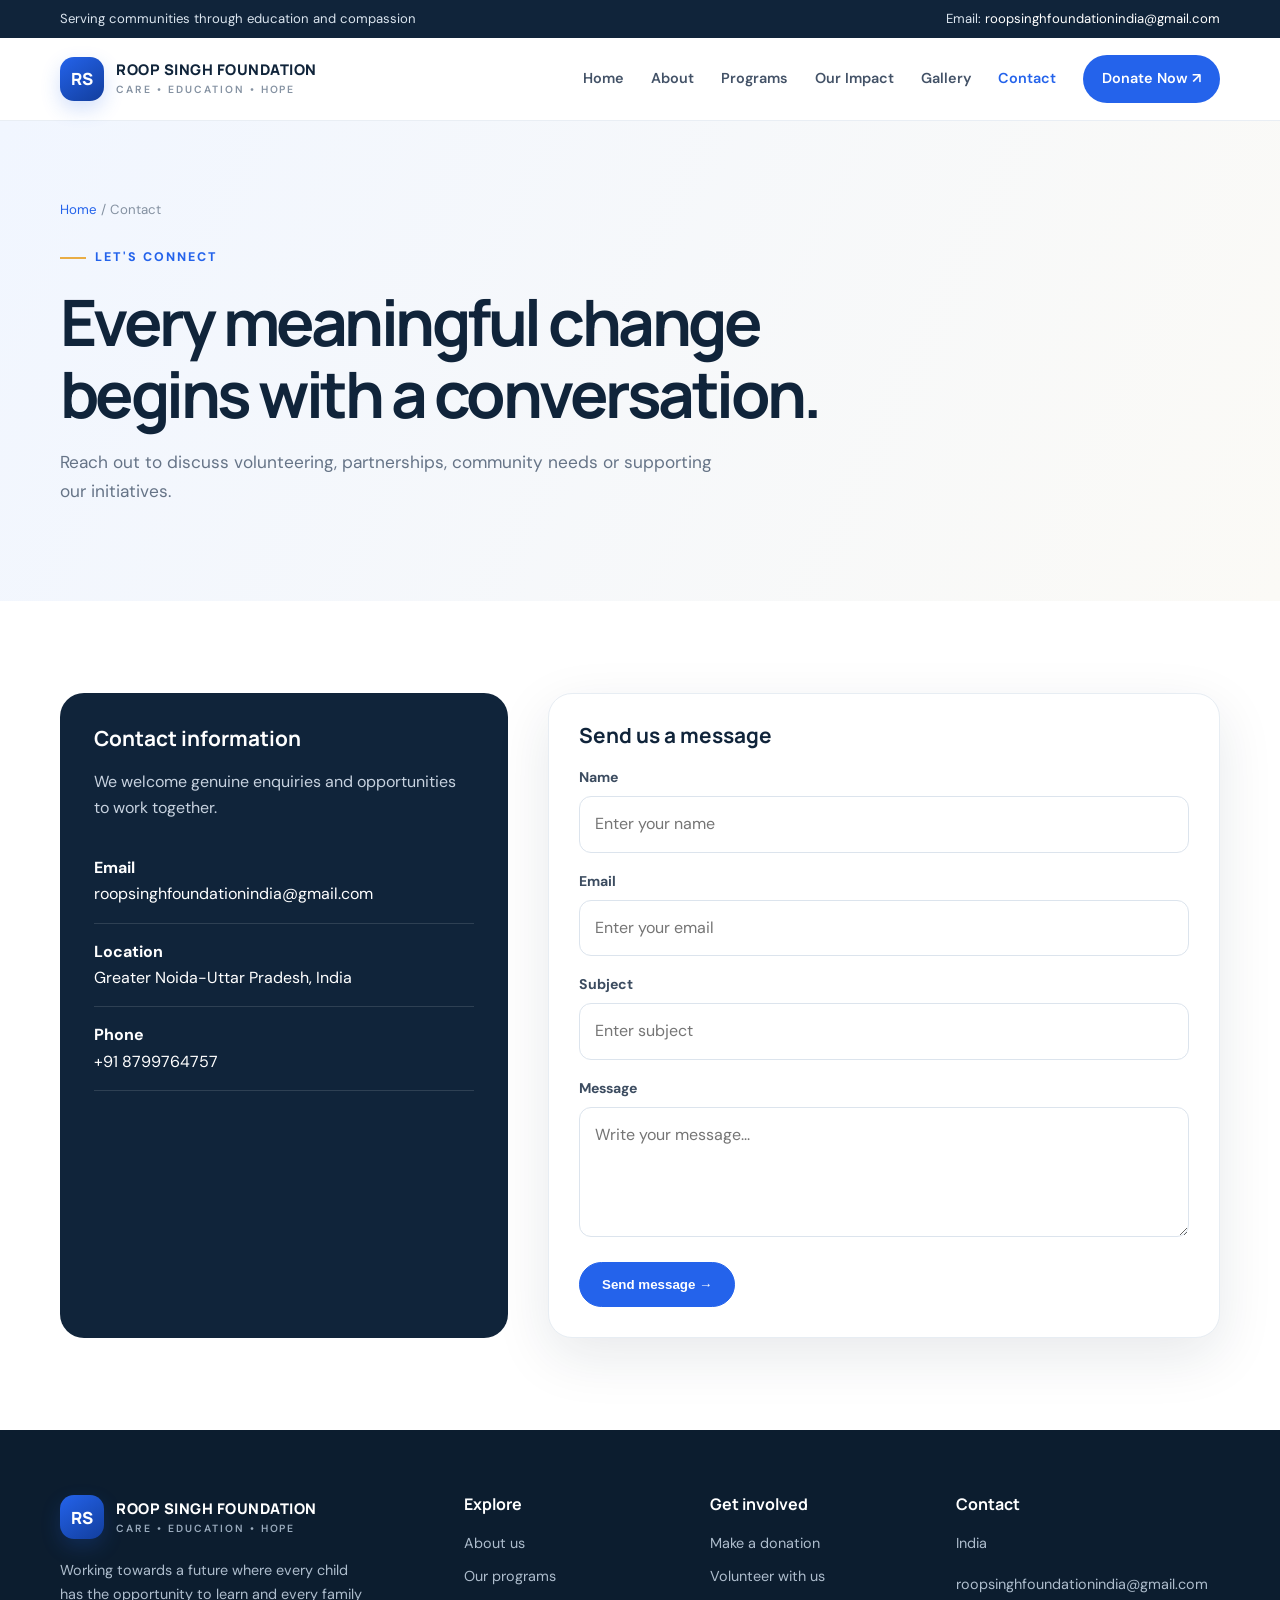
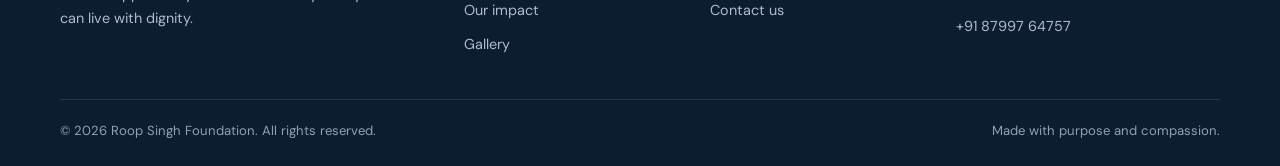
<file: contact.html>
<!doctype html>
<html lang="en">
  <head>
    <meta charset="utf-8">
    <meta name="viewport" content="width=device-width,initial-scale=1">
    <meta name="description" content="Roop Singh Foundation works to expand access to education and support communities in need.">
    <meta name="theme-color" content="#10243a">
    <title>Contact | Roop Singh Foundation</title>
    <link rel="stylesheet" href="assets/style.css">
    <link rel="preconnect" href="https://fonts.googleapis.com">
    <link rel="preconnect" href="https://fonts.gstatic.com" crossorigin>
  </head>
<body>
<div class="topbar"><div class="container"><span>Serving communities through education and compassion</span><span class="top-right">Email: <a href="mailto:roopsinghfoundationindia@gmail.com">roopsinghfoundationindia@gmail.com</a></span></div></div>
<header class="header"><div class="container nav-wrap">
<a class="brand" href="index.html"><span class="brand-mark">RS</span><span class="brand-name">ROOP SINGH FOUNDATION<small>CARE • EDUCATION • HOPE</small></span></a>
<button class="menu-toggle" aria-label="Open navigation" aria-expanded="false">☰</button>
<nav class="nav"><a class="" href="index.html">Home</a><a class="" href="about.html">About</a><a class="" href="programs.html">Programs</a><a class="" href="impact.html">Our Impact</a><a class="" href="gallery.html">Gallery</a><a class="active" href="contact.html">Contact</a><a class="nav-cta" href="donate.html">Donate Now ↗</a></nav>
</div></header>
<main><section class="page-hero"><div class="container"><div class="breadcrumbs"><a href="index.html">Home</a> / Contact</div><span class="eyebrow">Let's connect</span><h1>Every meaningful change begins with a conversation.</h1><p>Reach out to discuss volunteering, partnerships, community needs or supporting our initiatives.</p></div></section>
<section class="section">
  <div class="container contact-grid">
    <div class="contact-info">
      <h3>Contact information</h3>
      <p>We welcome genuine enquiries and opportunities to work together.</p>
      <div class="contact-line"><strong>Email</strong><a href="mailto:roopsinghfoundationindia@gmail.com">roopsinghfoundationindia@gmail.com</a>
      </div>
      <div class="contact-line"><strong>Location</strong><span>Greater Noida-Uttar Pradesh, India </span></div>
  <div class="contact-line"><strong>Phone</strong><span>+91 8799764757 </span>
  </div>
</div>
  <div class="donation-card"><h3>Send us a message</h3>
  
  
<form action="https://api.web3forms.com/submit" method="POST">

    <!-- Web3Forms Access Key -->
    <input type="hidden" name="access_key" value="9f476c5c-28d6-4a5c-b968-e39898497fae">

    <!-- Email Subject -->
    <input type="hidden" name="subject" value="New Contact Enquiry - ROOP SINGH FOUNDATION">

    <input type="hidden" name="from_name" value="ROOP SINGH FOUNDATION Website">

    <!-- Thank You Page Redirect -->
    <input type="hidden" name="redirect" value="https://00001himanshu.github.io/Roop-Singh-Foundation/thank-you.html">

    <!-- Spam Protection -->
    <input type="checkbox" name="botcheck" style="display:none;">

    <div class="field">
        <label>Name</label>
        <input name="name" type="text" placeholder="Enter your name" required>
    </div>

    <div class="field">
        <label>Email</label>
        <input name="email" type="email" placeholder="Enter your email" required>
    </div>

    <div class="field">
        <label>Subject</label>
        <input name="message_subject" type="text" placeholder="Enter subject" required>
    </div>

    <div class="field">
        <label>Message</label>
        <textarea name="message" placeholder="Write your message..." required></textarea>
    </div>

    <button class="btn" type="submit">Send message →</button>

</form>

</div>
</div>
</section>
</main>
  

<footer class="footer"><div class="container">
<div class="footer-grid">
<div><a class="brand" href="index.html"><span class="brand-mark">RS</span><span class="brand-name" style="color:#fff">ROOP SINGH FOUNDATION<small style="color:#9aabbd">CARE • EDUCATION • HOPE</small></span></a><p style="margin-top:20px;max-width:310px">Working towards a future where every child has the opportunity to learn and every family can live with dignity.</p></div>
<div><h4>Explore</h4><div class="footer-links"><a href="about.html">About us</a><a href="programs.html">Our programs</a><a href="impact.html">Our impact</a><a href="gallery.html">Gallery</a></div></div>
<div><h4>Get involved</h4><div class="footer-links"><a href="donate.html">Make a donation</a><a href="volunteer.html">Volunteer with us</a><a href="contact.html">Contact us</a></div></div>
<div><h4>Contact</h4><p>India</p><p><a href="mailto:roopsinghfoundationindia@gmail.com">roopsinghfoundationindia@gmail.com</a></p><p><a href="tel:+910000000000">+91 87997 64757</a></p></div>
</div><div class="footer-bottom"><span>© <span data-year></span> Roop Singh Foundation. All rights reserved.</span><span>Made with purpose and compassion.</span></div>
</div></footer><script src="assets/script.js"></script></body></html>
</file>
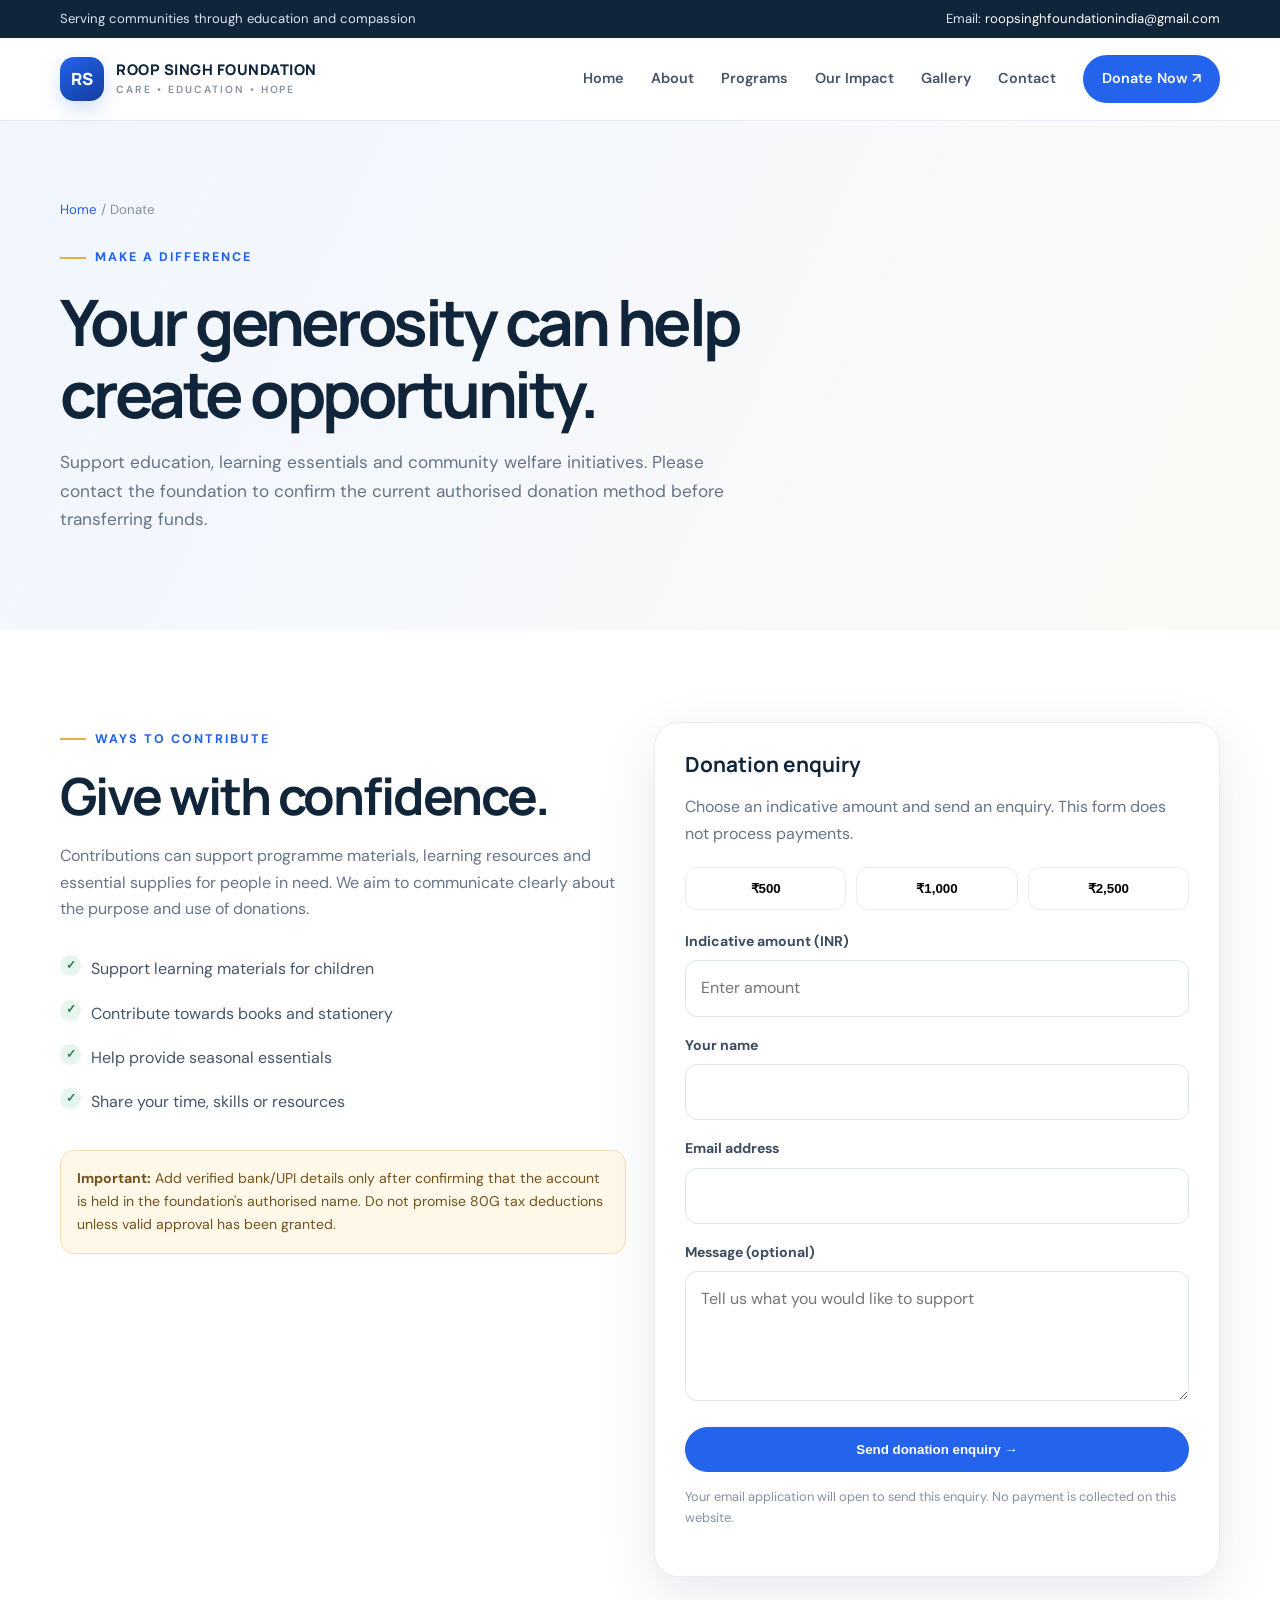
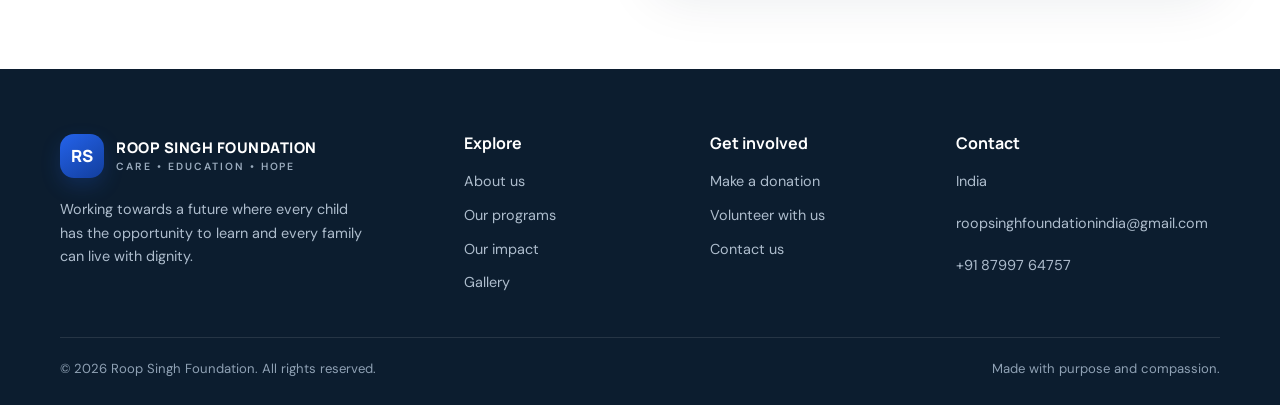
<file: donate.html>
<!doctype html>
<html lang="en"><head><meta charset="utf-8"><meta name="viewport" content="width=device-width,initial-scale=1"><meta name="description" content="Roop Singh Foundation works to expand access to education and support communities in need."><meta name="theme-color" content="#10243a"><title>Donate | Roop Singh Foundation</title><link rel="stylesheet" href="assets/style.css"><link rel="preconnect" href="https://fonts.googleapis.com"><link rel="preconnect" href="https://fonts.gstatic.com" crossorigin></head>
<body>
<div class="topbar"><div class="container"><span>Serving communities through education and compassion</span><span class="top-right">Email: <a href="mailto:roopsinghfoundationindia@gmail.com">roopsinghfoundationindia@gmail.com</a></span></div></div>
<header class="header"><div class="container nav-wrap">
<a class="brand" href="index.html"><span class="brand-mark">RS</span><span class="brand-name">ROOP SINGH FOUNDATION<small>CARE • EDUCATION • HOPE</small></span></a>
<button class="menu-toggle" aria-label="Open navigation" aria-expanded="false">☰</button>
<nav class="nav"><a class="" href="index.html">Home</a><a class="" href="about.html">About</a><a class="" href="programs.html">Programs</a><a class="" href="impact.html">Our Impact</a><a class="" href="gallery.html">Gallery</a><a class="" href="contact.html">Contact</a><a class="nav-cta" href="donate.html">Donate Now ↗</a></nav>
</div></header>
<main><section class="page-hero"><div class="container"><div class="breadcrumbs"><a href="index.html">Home</a> / Donate</div><span class="eyebrow">Make a difference</span><h1>Your generosity can help create opportunity.</h1><p>Support education, learning essentials and community welfare initiatives. Please contact the foundation to confirm the current authorised donation method before transferring funds.</p></div></section>
<section class="section"><div class="container donation-grid"><div><span class="eyebrow">Ways to contribute</span><h2>Give with confidence.</h2><p>Contributions can support programme materials, learning resources and essential supplies for people in need. We aim to communicate clearly about the purpose and use of donations.</p><ul class="check-list"><li>Support learning materials for children</li><li>Contribute towards books and stationery</li><li>Help provide seasonal essentials</li><li>Share your time, skills or resources</li></ul><div class="notice"><strong>Important:</strong> Add verified bank/UPI details only after confirming that the account is held in the foundation's authorised name. Do not promise 80G tax deductions unless valid approval has been granted.</div></div>
<div class="donation-card"><h3>Donation enquiry</h3><p>Choose an indicative amount and send an enquiry. This form does not process payments.</p><div class="amounts"><button type="button" class="amount" data-amount="500">₹500</button><button type="button" class="amount" data-amount="1000">₹1,000</button><button type="button" class="amount" data-amount="2500">₹2,500</button></div><form data-mailto="roopsinghfoundationindia@gmail.com" data-subject="Donation enquiry"><div class="field"><label for="donation-amount">Indicative amount (INR)</label><input id="donation-amount" name="Amount (INR)" type="number" min="1" placeholder="Enter amount"></div><div class="field"><label for="donor-name">Your name</label><input id="donor-name" name="Name" required></div><div class="field"><label for="donor-email">Email address</label><input id="donor-email" name="Email" type="email" required></div><div class="field"><label for="donor-message">Message (optional)</label><textarea id="donor-message" name="Message" placeholder="Tell us what you would like to support"></textarea></div><button class="btn" type="submit" style="width:100%">Send donation enquiry →</button><div class="form-status" aria-live="polite"></div></form><p class="small-note">Your email application will open to send this enquiry. No payment is collected on this website.</p></div></div></section></main>

<footer class="footer"><div class="container">
<div class="footer-grid">
<div><a class="brand" href="index.html"><span class="brand-mark">RS</span><span class="brand-name" style="color:#fff">ROOP SINGH FOUNDATION<small style="color:#9aabbd">CARE • EDUCATION • HOPE</small></span></a><p style="margin-top:20px;max-width:310px">Working towards a future where every child has the opportunity to learn and every family can live with dignity.</p></div>
<div><h4>Explore</h4><div class="footer-links"><a href="about.html">About us</a><a href="programs.html">Our programs</a><a href="impact.html">Our impact</a><a href="gallery.html">Gallery</a></div></div>
<div><h4>Get involved</h4><div class="footer-links"><a href="donate.html">Make a donation</a><a href="volunteer.html">Volunteer with us</a><a href="contact.html">Contact us</a></div></div>
<div><h4>Contact</h4><p>India</p><p><a href="mailto:roopsinghfoundationindia@gmail.com">roopsinghfoundationindia@gmail.com</a></p><p><a href="tel:+910000000000">+91 87997 64757</a></p></div>
</div><div class="footer-bottom"><span>© <span data-year></span> Roop Singh Foundation. All rights reserved.</span><span>Made with purpose and compassion.</span></div>
</div></footer><script src="assets/script.js"></script></body></html>
</file>
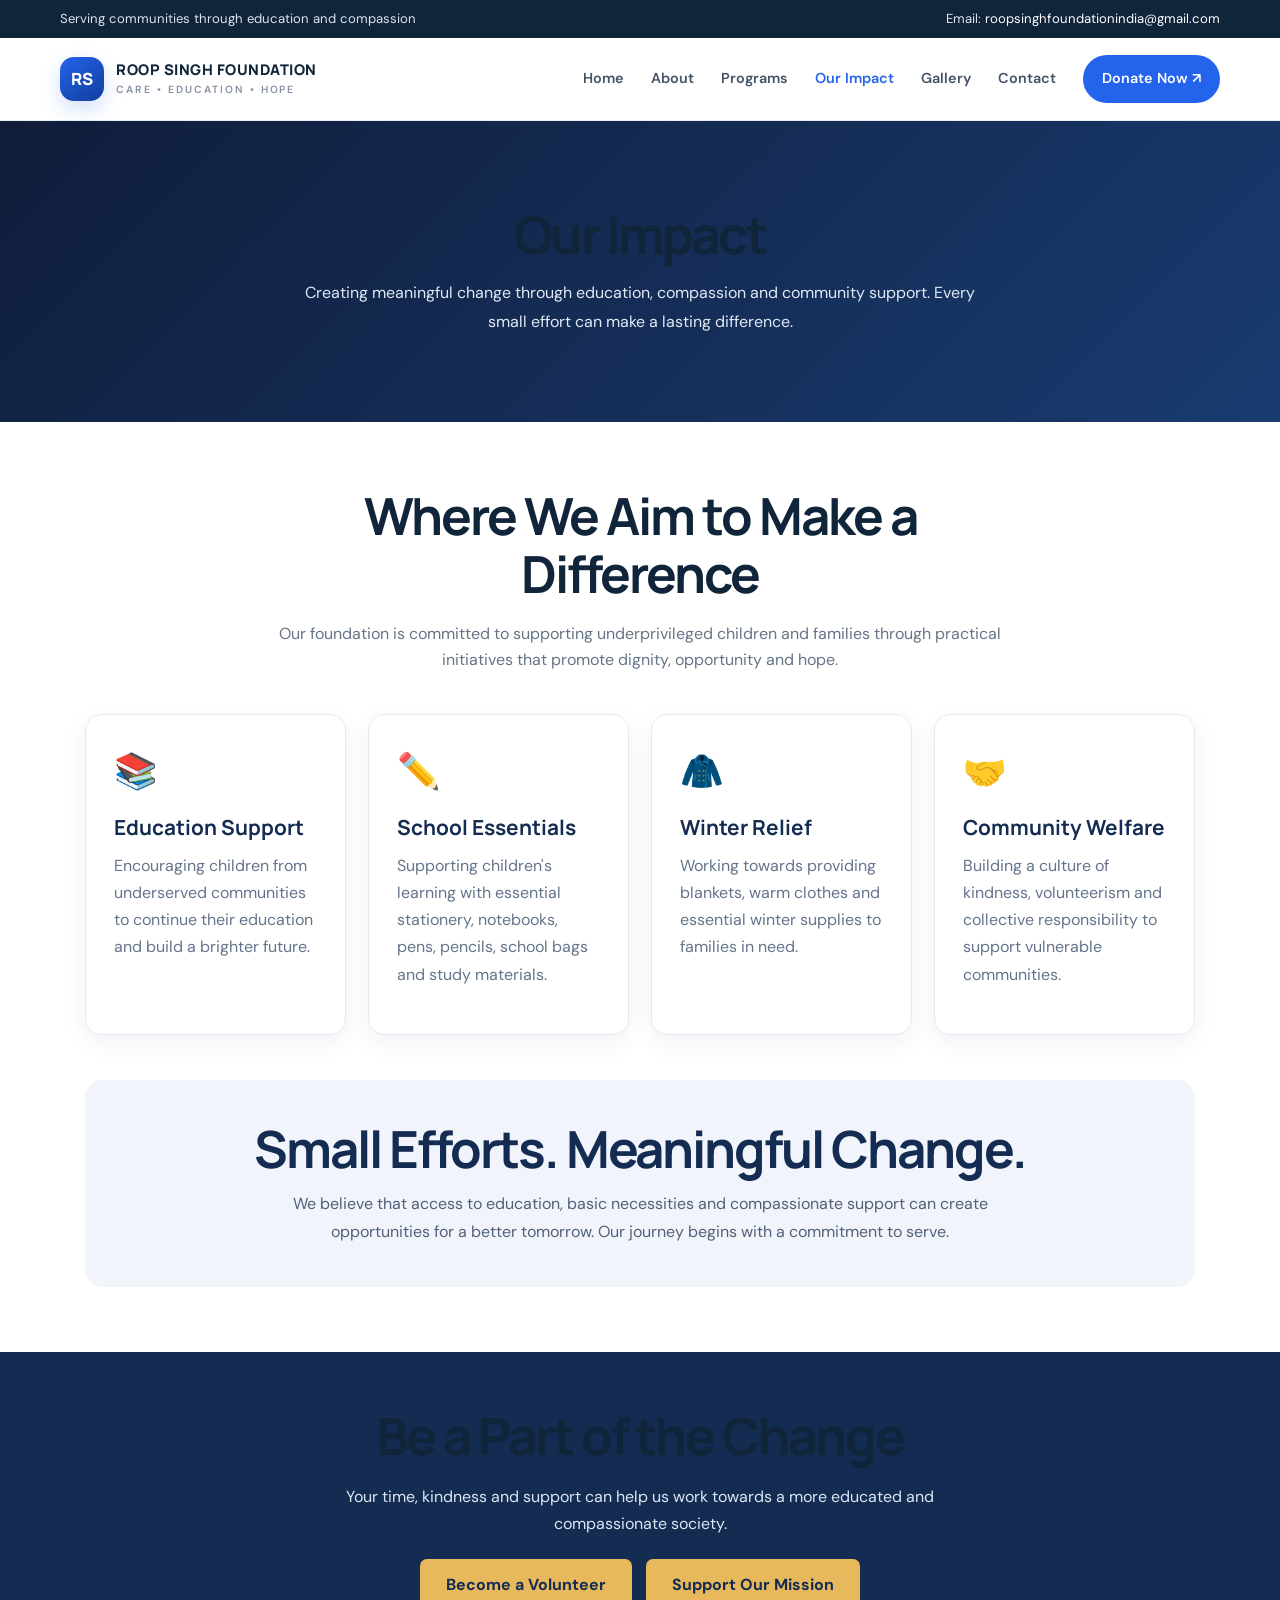
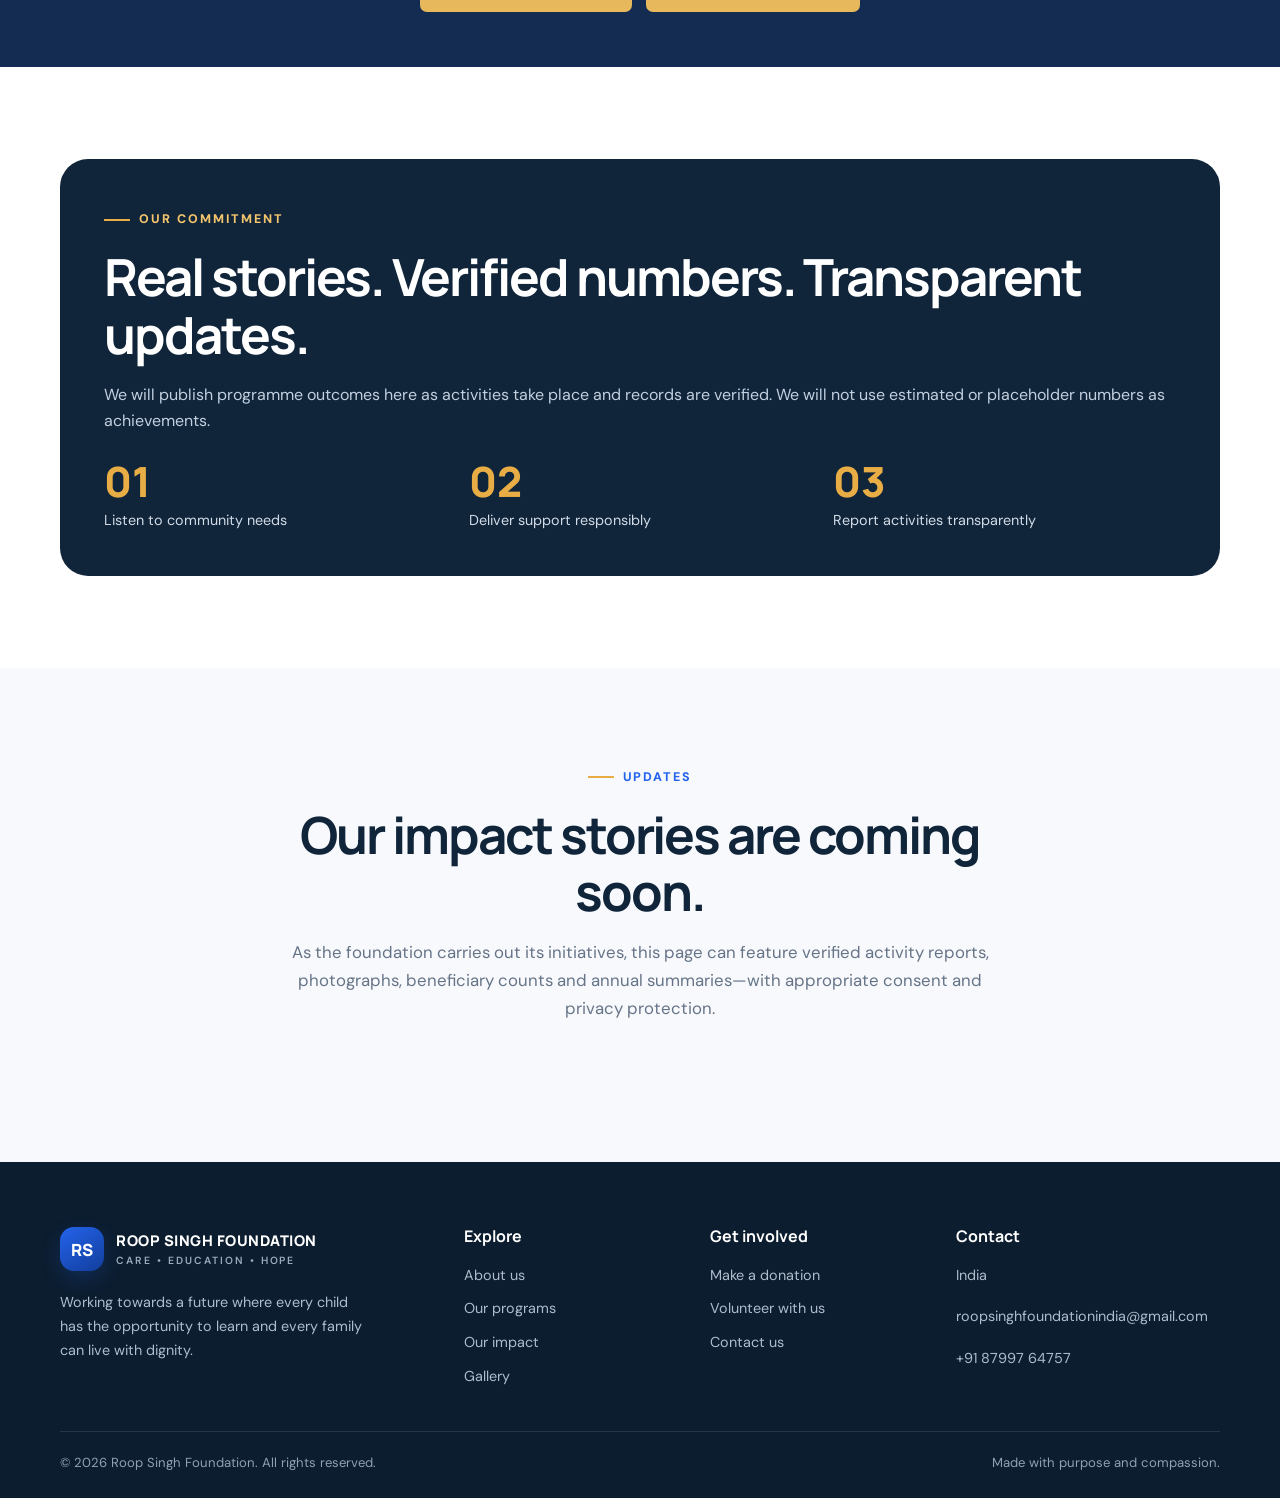
<file: impact.html>
<!doctype html>
<html lang="en"><head>
  <meta charset="utf-8">
  <meta name="viewport" content="width=device-width,initial-scale=1">
  <meta name="description" content="Roop Singh Foundation works to expand access to education and support communities in need.">
  <meta name="theme-color" content="#10243a">
  <title>Our Impact | Roop Singh Foundation</title>
  <link rel="stylesheet" href="assets/style.css">
  <link rel="preconnect" href="https://fonts.googleapis.com">
  <link rel="preconnect" href="https://fonts.gstatic.com" crossorigin>


<link rel="stylesheet" href="assets/style.css">
 
    <style>
        .impact-hero {
            padding: 85px 20px;
            text-align: center;
            background: linear-gradient(135deg, #101d3a, #193b70);
            color: white;
        }

        .impact-hero h1 {
            font-size: clamp(34px, 5vw, 52px);
            margin-bottom: 15px;
        }

        .impact-hero p {
            max-width: 680px;
            margin: auto;
            line-height: 1.8;
            color: #e1e9f5;
        }

        .impact-section {
            max-width: 1150px;
            margin: auto;
            padding: 65px 20px;
        }

        .impact-intro {
            text-align: center;
            max-width: 760px;
            margin: 0 auto 40px;
        }

        .impact-grid {
            display: grid;
            grid-template-columns: repeat(auto-fit, minmax(230px, 1fr));
            gap: 22px;
        }

        .impact-card {
            background: #fff;
            padding: 28px;
            border-radius: 16px;
            border: 1px solid #e5eaf2;
            box-shadow: 0 8px 25px rgba(15, 35, 70, .06);
            transition: transform .25s ease;
        }

        .impact-card:hover {
            transform: translateY(-5px);
        }

        .impact-icon {
            font-size: 35px;
            margin-bottom: 16px;
        }

        .impact-card h3 {
            color: #142c52;
            margin-bottom: 12px;
        }

        .impact-card p {
            color: #64748b;
            line-height: 1.7;
        }

        .impact-quote {
            background: #f1f5fb;
            padding: 40px 25px;
            text-align: center;
            border-radius: 18px;
            margin-top: 45px;
        }

        .impact-quote h2 {
            color: #142c52;
            margin-bottom: 12px;
        }

        .impact-quote p {
            max-width: 700px;
            margin: auto;
            line-height: 1.8;
            color: #526078;
        }

        .impact-cta {
            text-align: center;
            padding: 55px 20px;
            background: #142c52;
            color: white;
        }

        .impact-cta p {
            margin: 12px auto 22px;
            max-width: 600px;
            line-height: 1.7;
            color: #dce6f5;
        }

        .impact-cta a {
            display: inline-block;
            padding: 13px 26px;
            background: #e8b85c;
            color: #142c52;
            text-decoration: none;
            font-weight: 700;
            border-radius: 7px;
        }
    </style>
  

  
</head>
<body>
<div class="topbar">
  <div class="container">
    <span>Serving communities through education and compassion</span>
    <span class="top-right">Email: <a href="mailto:roopsinghfoundationindia@gmail.com">roopsinghfoundationindia@gmail.com</a></span>
  </div>
</div>
      <!-- Navigation -->

<header class="header"><div class="container nav-wrap">
<a class="brand" href="index.html"><span class="brand-mark">RS</span>
  <span class="brand-name">ROOP SINGH FOUNDATION<small>CARE • EDUCATION • HOPE</small>
  </span></a>
<button class="menu-toggle" aria-label="Open navigation" aria-expanded="false">☰</button>
<nav class="nav"><a class="" href="index.html">Home</a><a class="" href="about.html">About</a>
  <a class="" href="programs.html">Programs</a><a class="active" href="impact.html">Our Impact</a>
  <a class="" href="gallery.html">Gallery</a>
  <a class="" href="contact.html">Contact</a>
  <a class="nav-cta" href="donate.html">Donate Now ↗</a>
</nav>
</div></header>

  <!-- Hero -->
    <section class="impact-hero">
        <h1>Our Impact</h1>
        <p>
            Creating meaningful change through education,
            compassion and community support.
            Every small effort can make a lasting difference.
        </p>
    </section>

    <!-- Initiatives -->
    <section class="impact-section">

        <div class="impact-intro">
            <h2>Where We Aim to Make a Difference</h2>
            <p>
                Our foundation is committed to supporting
                underprivileged children and families through
                practical initiatives that promote dignity,
                opportunity and hope.
            </p>
        </div>

        <div class="impact-grid">

            <div class="impact-card">
                <div class="impact-icon">📚</div>
                <h3>Education Support</h3>
                <p>
                    Encouraging children from underserved
                    communities to continue their education
                    and build a brighter future.
                </p>
            </div>

            <div class="impact-card">
                <div class="impact-icon">✏️</div>
                <h3>School Essentials</h3>
                <p>
                    Supporting children's learning with
                    essential stationery, notebooks, pens,
                    pencils, school bags and study materials.
                </p>
            </div>

            <div class="impact-card">
                <div class="impact-icon">🧥</div>
                <h3>Winter Relief</h3>
                <p>
                    Working towards providing blankets,
                    warm clothes and essential winter supplies
                    to families in need.
                </p>
            </div>

            <div class="impact-card">
                <div class="impact-icon">🤝</div>
                <h3>Community Welfare</h3>
                <p>
                    Building a culture of kindness, volunteerism
                    and collective responsibility to support
                    vulnerable communities.
                </p>
            </div>

        </div>

        <div class="impact-quote">
            <h2>Small Efforts. Meaningful Change.</h2>
            <p>
                We believe that access to education, basic
                necessities and compassionate support can
                create opportunities for a better tomorrow.
                Our journey begins with a commitment to serve.
            </p>
        </div>

    </section>

    <!-- Call to Action -->
    <section class="impact-cta">
        <h2>Be a Part of the Change</h2>
        <p>
            Your time, kindness and support can help us
            work towards a more educated and compassionate society.
        </p>
        <a href="volunteer.html">Become a Volunteer</a>
        <a href="donate.html" style="margin-left:10px;">Support Our Mission</a>
    </section>

    <section class="section">
  <div class="container">
    <div class="impact-panel">
      <span class="eyebrow" style="color:#f4c56d">Our commitment</span>
      <h2>Real stories. Verified numbers. Transparent updates.</h2>
      <p>We will publish programme outcomes here as activities take place and records are verified. We will not use estimated or placeholder numbers as achievements.</p>
      
      <div class="impact-grid">
        <div class="impact-item">
          <div class="impact-number">01
          </div>
          <span>Listen to community needs</span>
        </div>
        
        <div class="impact-item">
          <div class="impact-number">02</div>
          <span>Deliver support responsibly</span>
        </div>
        
        <div class="impact-item">
          <div class="impact-number">03</div>
          <span>Report activities transparently</span>
        </div>
      </div>
    </div>
  </div>
    </section>

    <section class="section section-soft">
  <div class="container">
    <div class="section-head center">
      <span class="eyebrow">Updates</span>
      <h2>Our impact stories are coming soon.</h2>
      <p>As the foundation carries out its initiatives, this page can feature verified activity reports, photographs, beneficiary counts and annual summaries—with appropriate consent and privacy protection.
      </p>
    </div>
  </div>
</section>
</main>
  
    <!-- Footer -->
   
<footer class="footer"><div class="container">
<div class="footer-grid">
<div>
  <a class="brand" href="index.html">
    <span class="brand-mark">RS</span>
    <span class="brand-name" style="color:#fff">ROOP SINGH FOUNDATION<small style="color:#9aabbd">CARE • EDUCATION • HOPE</small></span>
  </a><p style="margin-top:20px;max-width:310px">Working towards a future where every child has the opportunity to learn and every family can live with dignity.</p>
</div>
<div>
  <h4>Explore</h4>
  <div class="footer-links">
    <a href="about.html">About us</a><a href="programs.html">Our programs</a>
    <a href="impact.html">Our impact</a>
    <a href="gallery.html">Gallery</a>
  </div>
</div>

  <div>
  <h4>Get involved</h4>
  <div class="footer-links">
    <a href="donate.html">Make a donation</a>
    <a href="volunteer.html">Volunteer with us</a>
    <a href="contact.html">Contact us</a>
  </div>
</div>

  <div>
  <h4>Contact</h4>
  <p>India</p>
  <p><a href="mailto:roopsinghfoundationindia@gmail.comorg">roopsinghfoundationindia@gmail.com</a></p>
  <p><a href="tel:+910000000000">+91 87997 64757</a></p>
</div>
</div>
  <div class="footer-bottom">
    <span>© <span data-year></span> Roop Singh Foundation. All rights reserved.</span>
    <span>Made with purpose and compassion.</span>
  </div>
</div>
</footer>
  <script src="assets/script.js"></script>
</body>
</html>
</file>
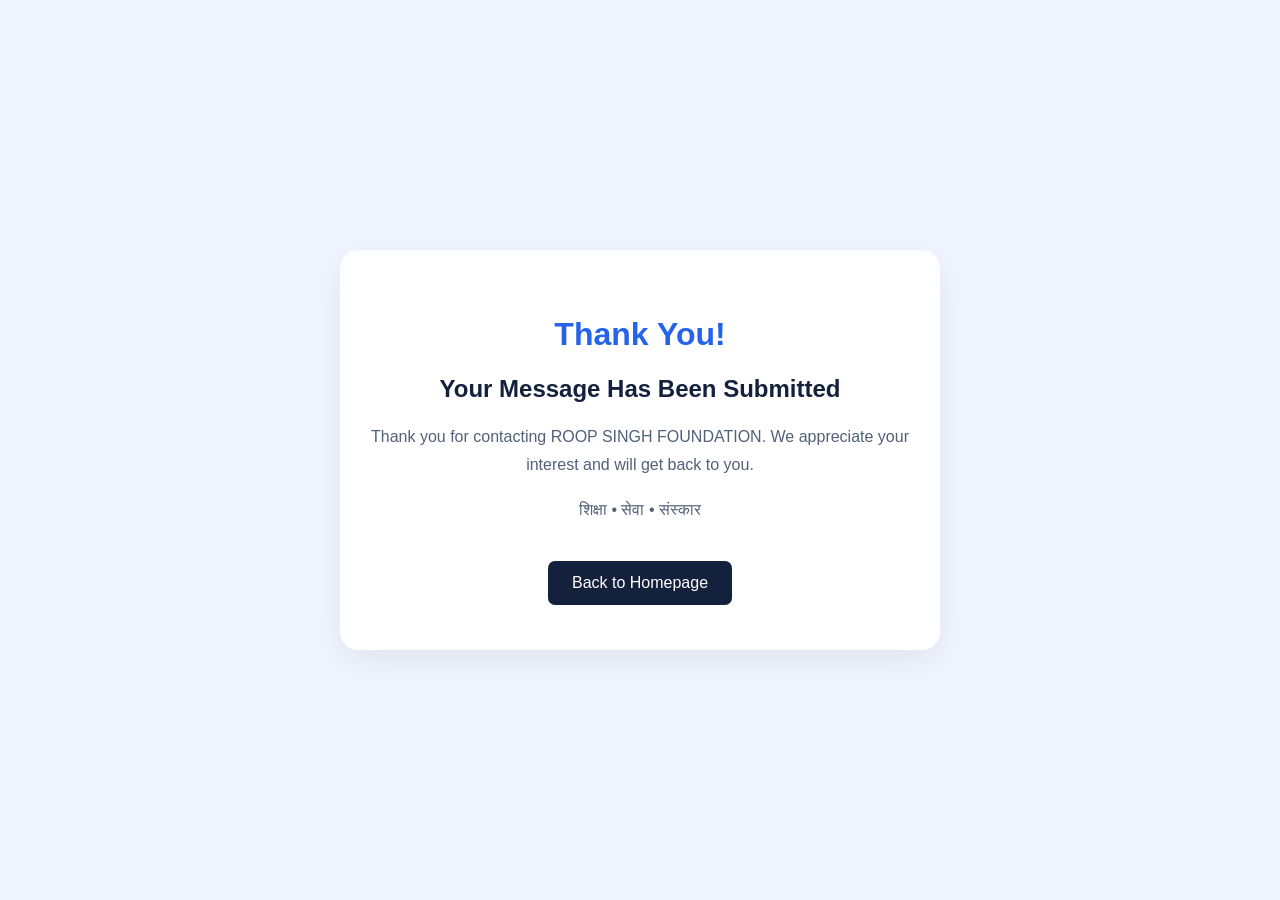
<file: thank-you.html>
<!DOCTYPE html>
<html lang="en">
<head>
    <meta charset="UTF-8">
    <meta name="viewport" content="width=device-width, initial-scale=1.0">
    <title>Thank You | ROOP SINGH FOUNDATION</title>
    <style>
        body {
            margin: 0;
            min-height: 100vh;
            display: grid;
            place-items: center;
            background: #f0f5ff;
            font-family: Arial, sans-serif;
            text-align: center;
            color: #14213d;
        }
        .thank-you {
            background: white;
            padding: 45px 25px;
            margin: 20px;
            max-width: 550px;
            border-radius: 18px;
            box-shadow: 0 10px 35px rgba(0,0,0,.08);
        }
        h1 { color: #2563eb; }
        p { line-height: 1.8; color: #526078; }
        a {
            display: inline-block;
            margin-top: 20px;
            padding: 13px 24px;
            background: #14213d;
            color: white;
            text-decoration: none;
            border-radius: 7px;
        }
    </style>
</head>
<body>
    <div class="thank-you">
        <h1>Thank You!</h1>
        <h2>Your Message Has Been Submitted</h2>
        <p>
            Thank you for contacting ROOP SINGH FOUNDATION.
            We appreciate your interest and will get back to you.
        </p>
        <p>शिक्षा • सेवा • संस्कार</p>
        <a href="index.html">Back to Homepage</a>
    </div>
</body>
</html>
</file>
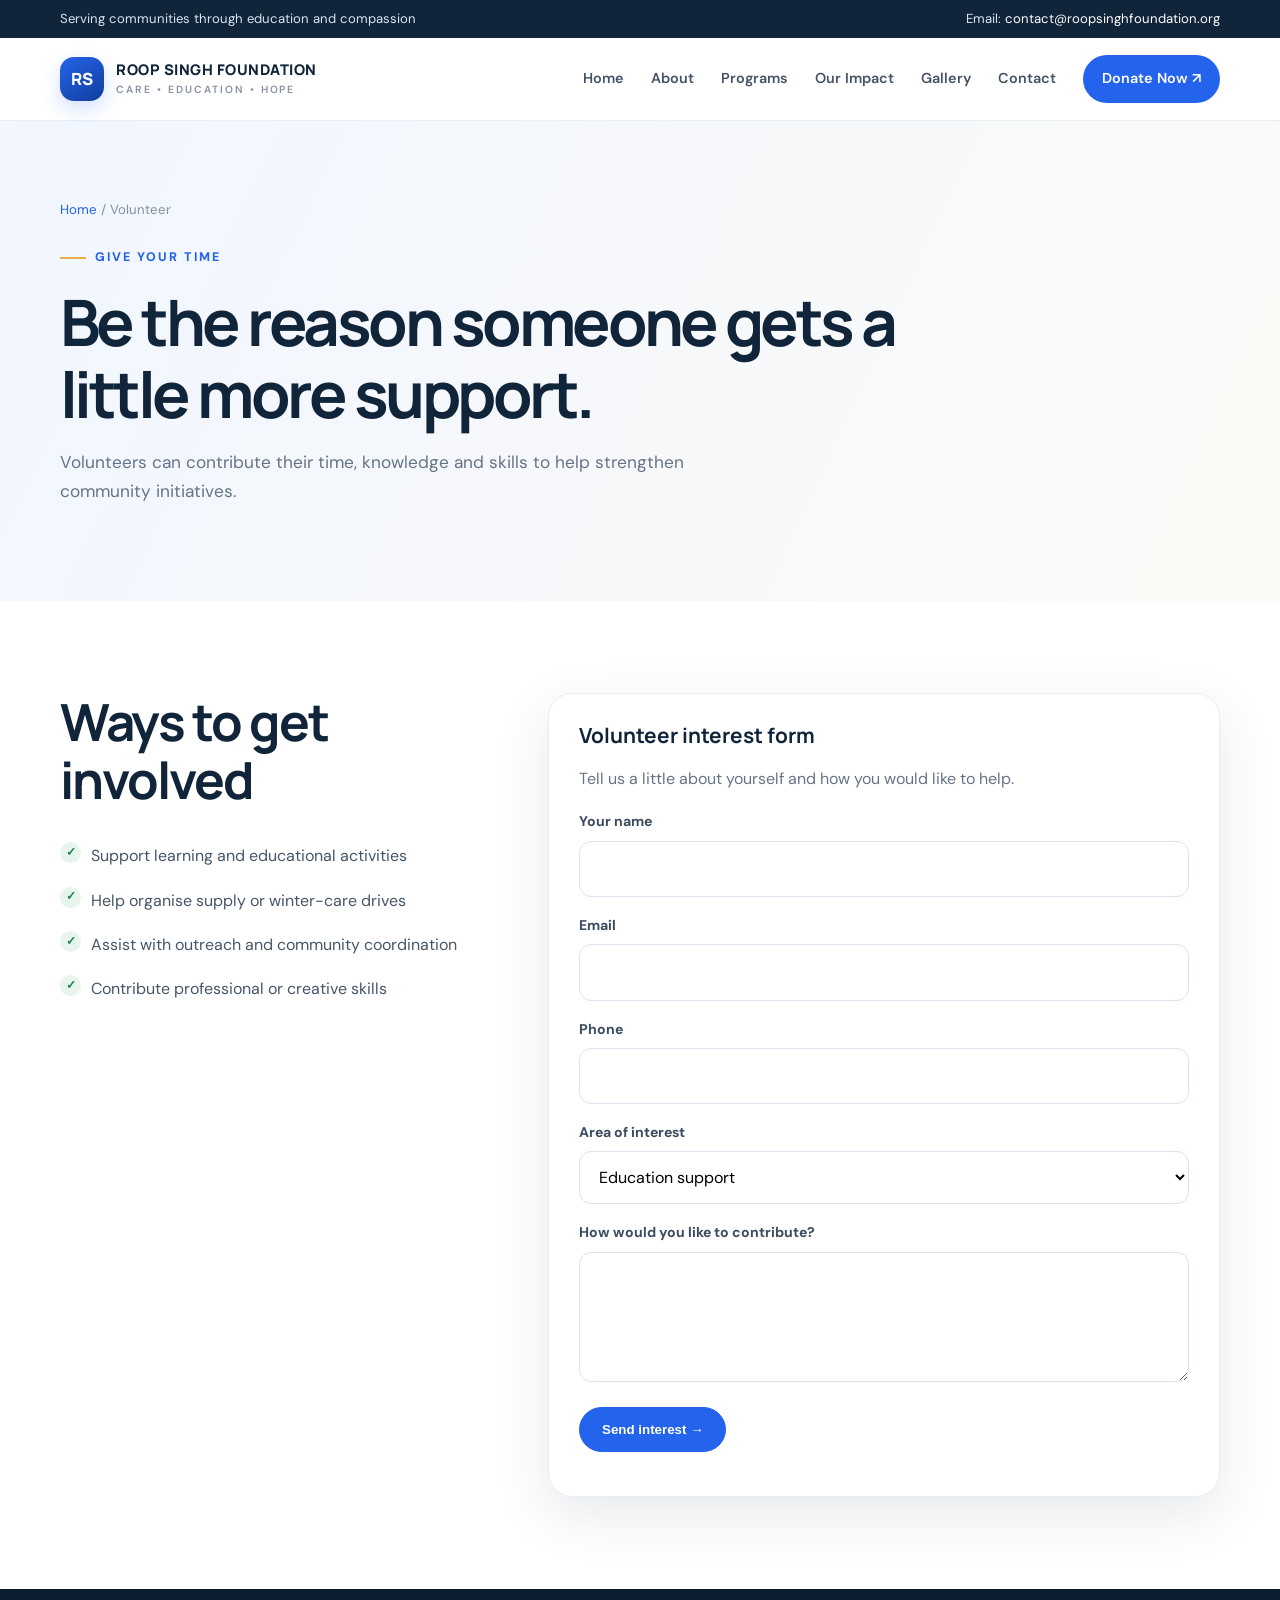
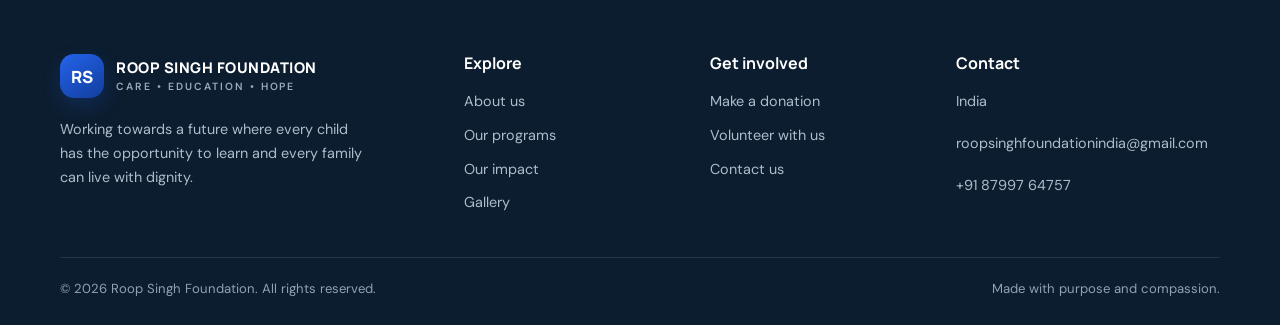
<file: volunteer.html>
<!doctype html>
<html lang="en"><head><meta charset="utf-8"><meta name="viewport" content="width=device-width,initial-scale=1"><meta name="description" content="Roop Singh Foundation works to expand access to education and support communities in need."><meta name="theme-color" content="#10243a"><title>Volunteer | Roop Singh Foundation</title><link rel="stylesheet" href="assets/style.css"><link rel="preconnect" href="https://fonts.googleapis.com"><link rel="preconnect" href="https://fonts.gstatic.com" crossorigin></head>
<body>
<div class="topbar"><div class="container"><span>Serving communities through education and compassion</span><span class="top-right">Email: <a href="mailto:contact@roopsinghfoundation.org">contact@roopsinghfoundation.org</a></span></div></div>
<header class="header"><div class="container nav-wrap">
<a class="brand" href="index.html"><span class="brand-mark">RS</span><span class="brand-name">ROOP SINGH FOUNDATION<small>CARE • EDUCATION • HOPE</small></span></a>
<button class="menu-toggle" aria-label="Open navigation" aria-expanded="false">☰</button>
<nav class="nav"><a class="" href="index.html">Home</a><a class="" href="about.html">About</a><a class="" href="programs.html">Programs</a><a class="" href="impact.html">Our Impact</a><a class="" href="gallery.html">Gallery</a><a class="" href="contact.html">Contact</a><a class="nav-cta" href="donate.html">Donate Now ↗</a></nav>
</div></header>
<main><section class="page-hero"><div class="container"><div class="breadcrumbs"><a href="index.html">Home</a> / Volunteer</div><span class="eyebrow">Give your time</span><h1>Be the reason someone gets a little more support.</h1><p>Volunteers can contribute their time, knowledge and skills to help strengthen community initiatives.</p></div></section>
<section class="section"><div class="container contact-grid"><div><h2>Ways to get involved</h2><ul class="check-list"><li>Support learning and educational activities</li><li>Help organise supply or winter-care drives</li><li>Assist with outreach and community coordination</li><li>Contribute professional or creative skills</li></ul></div><div class="donation-card"><h3>Volunteer interest form</h3><p>Tell us a little about yourself and how you would like to help.</p><form data-mailto="roopsinghfoundationindia@gmail.com" data-subject="Volunteer interest"><div class="field"><label>Your name</label><input name="Name" required></div><div class="field"><label>Email</label><input name="Email" type="email" required></div><div class="field"><label>Phone</label><input name="Phone"></div><div class="field"><label>Area of interest</label><select name="Interest"><option>Education support</option><option>Donation and supply drives</option><option>Community outreach</option><option>Events and coordination</option><option>Other</option></select></div><div class="field"><label>How would you like to contribute?</label><textarea name="Message"></textarea></div><button class="btn" type="submit">Send interest →</button><div class="form-status" aria-live="polite"></div></form></div></div></section></main>

<footer class="footer"><div class="container">
<div class="footer-grid">
<div><a class="brand" href="index.html"><span class="brand-mark">RS</span><span class="brand-name" style="color:#fff">ROOP SINGH FOUNDATION<small style="color:#9aabbd">CARE • EDUCATION • HOPE</small></span></a><p style="margin-top:20px;max-width:310px">Working towards a future where every child has the opportunity to learn and every family can live with dignity.</p></div>
<div><h4>Explore</h4><div class="footer-links"><a href="about.html">About us</a><a href="programs.html">Our programs</a><a href="impact.html">Our impact</a><a href="gallery.html">Gallery</a></div></div>
<div><h4>Get involved</h4><div class="footer-links"><a href="donate.html">Make a donation</a><a href="volunteer.html">Volunteer with us</a><a href="contact.html">Contact us</a></div></div>
<div><h4>Contact</h4><p>India</p><p><a href="mailto:roopsinghfoundationindia@gmail.com">roopsinghfoundationindia@gmail.com</a></p><p><a href="tel:+910000000000">+91 87997 64757</a></p></div>
</div><div class="footer-bottom"><span>© <span data-year></span> Roop Singh Foundation. All rights reserved.</span><span>Made with purpose and compassion.</span></div>
</div></footer><script src="assets/script.js"></script></body></html>
</file>
<file: assets/style.css>
@import url('https://fonts.googleapis.com/css2?family=DM+Sans:wght@400;500;600;700&family=Manrope:wght@400;500;600;700;800&display=swap');
:root{--navy:#10243a;--navy2:#173956;--blue:#2463eb;--gold:#e9ad45;--ink:#182536;--muted:#667487;--paper:#f7f9fc;--line:#e7edf3;--white:#fff;--radius:22px;--shadow:0 18px 55px rgba(16,36,58,.10)}
*{box-sizing:border-box}html{scroll-behavior:smooth}body{margin:0;font-family:'DM Sans',sans-serif;color:var(--ink);line-height:1.65;background:#fff}h1,h2,h3,h4{font-family:Manrope,sans-serif;line-height:1.13;color:var(--navy);margin:0 0 18px}h1{font-size:clamp(2.7rem,6vw,5.1rem);letter-spacing:-.055em}h2{font-size:clamp(2rem,4vw,3.25rem);letter-spacing:-.04em}h3{font-size:1.3rem}p{margin:0 0 18px;color:var(--muted)}a{color:inherit;text-decoration:none}.container{width:min(1160px,calc(100% - 44px));margin:auto}.topbar{background:var(--navy);color:#dbe5ef;font-size:.82rem;padding:8px 0}.topbar .container{display:flex;justify-content:space-between;gap:20px}.topbar a{color:#fff}.header{position:sticky;top:0;z-index:20;background:rgba(255,255,255,.94);backdrop-filter:blur(14px);border-bottom:1px solid rgba(231,237,243,.9)}.nav-wrap{height:82px;display:flex;align-items:center;justify-content:space-between;gap:24px}.brand{display:flex;align-items:center;gap:12px;min-width:220px}.brand-mark{width:44px;height:44px;border-radius:14px;background:linear-gradient(145deg,var(--blue),#123e9d);display:grid;place-items:center;color:#fff;font:800 1.05rem Manrope;box-shadow:0 8px 20px #2463eb33}.brand-name{font:800 .92rem Manrope;letter-spacing:.035em;color:var(--navy);line-height:1.2}.brand-name small{display:block;font:600 .65rem 'DM Sans';letter-spacing:.19em;color:#8592a2;margin-top:4px}.nav{display:flex;align-items:center;gap:27px}.nav a{font-size:.9rem;font-weight:600;color:#435267}.nav a:hover,.nav a.active{color:var(--blue)}.nav .nav-cta{background:var(--blue);color:#fff;padding:12px 19px;border-radius:999px}.menu-toggle{display:none;border:0;background:#eff4fb;border-radius:12px;padding:10px;color:var(--navy);font-size:1.2rem}.btn{display:inline-flex;align-items:center;justify-content:center;gap:9px;padding:14px 22px;border-radius:999px;background:var(--blue);color:#fff;font-weight:700;border:1px solid var(--blue);transition:.2s;cursor:pointer}.btn:hover{transform:translateY(-2px);box-shadow:0 12px 25px #2463eb33}.btn-outline{background:transparent;color:var(--navy);border-color:#cbd6e2}.btn-light{background:#fff;color:var(--navy);border-color:#fff}.eyebrow{display:inline-flex;align-items:center;gap:9px;color:var(--blue);font-size:.78rem;font-weight:800;letter-spacing:.16em;text-transform:uppercase;margin-bottom:18px}.eyebrow:before{content:"";width:26px;height:2px;background:var(--gold)}.hero{background:linear-gradient(110deg,#f4f8ff 0%,#fff 56%,#f8f5ed 100%);overflow:hidden;position:relative;padding:84px 0 78px}.hero-grid{display:grid;grid-template-columns:1.04fr .96fr;gap:55px;align-items:center}.hero-copy p{font-size:1.12rem;max-width:590px;margin:24px 0 30px}.hero-actions{display:flex;gap:13px;flex-wrap:wrap}.hero-note{display:flex;align-items:center;gap:12px;margin-top:34px;color:#667487;font-size:.86rem}.avatar-stack{display:flex}.avatar-stack span{width:31px;height:31px;border-radius:50%;border:2px solid white;background:#d8e4f4;margin-left:-8px}.avatar-stack span:first-child{margin-left:0;background:#f2d9bd}.hero-photo{position:relative}.hero-photo img{width:100%;height:510px;object-fit:cover;border-radius:32px 32px 100px 32px;box-shadow:var(--shadow)}.floating-card{position:absolute;left:-32px;bottom:34px;background:#fff;padding:19px 22px;border-radius:18px;box-shadow:var(--shadow);max-width:225px}.floating-card strong{display:block;font:800 1.6rem Manrope;color:var(--blue)}.floating-card span{font-size:.84rem;color:var(--muted)}.section{padding:92px 0}.section-soft{background:var(--paper)}.section-head{max-width:700px;margin-bottom:44px}.section-head.center{text-align:center;margin:0 auto 48px}.section-head.center .eyebrow{justify-content:center}.section-head p{font-size:1.05rem}.cards{display:grid;grid-template-columns:repeat(3,1fr);gap:22px}.card{background:#fff;border:1px solid var(--line);border-radius:var(--radius);overflow:hidden;box-shadow:0 8px 28px rgba(16,36,58,.035);transition:.25s}.card:hover{transform:translateY(-5px);box-shadow:var(--shadow)}.card img{width:100%;height:220px;object-fit:cover;display:block}.card-body{padding:25px}.card-body p{font-size:.94rem}.icon-box{width:48px;height:48px;display:grid;place-items:center;background:#edf3ff;color:var(--blue);border-radius:15px;font-size:1.35rem;margin-bottom:18px}.text-link{font-weight:800;color:var(--blue);font-size:.9rem}.split{display:grid;grid-template-columns:1fr 1fr;gap:65px;align-items:center}.split-image img{width:100%;height:480px;object-fit:cover;border-radius:28px}.check-list{padding:0;margin:25px 0;list-style:none}.check-list li{padding:9px 0 9px 31px;position:relative;color:#46566a}.check-list li:before{content:"✓";position:absolute;left:0;top:8px;width:21px;height:21px;border-radius:50%;display:grid;place-items:center;background:#e8f5ee;color:#18834c;font-size:.75rem;font-weight:900}.stats{display:grid;grid-template-columns:repeat(4,1fr);gap:14px;margin-top:42px}.stat{padding:25px;border:1px solid var(--line);border-radius:18px;background:#fff}.stat strong{font:800 2rem Manrope;color:var(--navy);display:block}.stat span{font-size:.85rem;color:var(--muted)}.quote-band{background:var(--navy);color:#fff;padding:66px 0}.quote-band h2{color:#fff;max-width:800px}.quote-band p{color:#c2d0df}.quote-band .btn{background:var(--gold);border-color:var(--gold);color:var(--navy)}.page-hero{background:linear-gradient(115deg,#f1f6ff,#fbfaf6);padding:78px 0}.page-hero h1{font-size:clamp(2.6rem,5vw,4.3rem);max-width:850px}.page-hero p{max-width:680px;font-size:1.08rem}.breadcrumbs{font-size:.83rem;color:#8491a1;margin-bottom:20px}.breadcrumbs a{color:var(--blue)}.program-card .card-body{padding:26px}.program-card .tag{display:inline-block;background:#edf3ff;color:var(--blue);font-size:.72rem;font-weight:800;letter-spacing:.08em;padding:6px 10px;border-radius:999px;margin-bottom:14px}.impact-panel{background:var(--navy);border-radius:28px;padding:44px;color:#fff}.impact-panel h2{color:#fff}.impact-panel p{color:#c2d0df}.impact-grid{display:grid;grid-template-columns:repeat(3,1fr);gap:20px}.impact-number{font:800 2.6rem Manrope;color:var(--gold)}.impact-item span{display:block;color:#d2dce7;font-size:.9rem}.donation-grid{display:grid;grid-template-columns:1fr 1fr;gap:28px;align-items:start}.donation-card{padding:30px;border:1px solid var(--line);border-radius:24px;background:#fff;box-shadow:var(--shadow)}.amounts{display:grid;grid-template-columns:repeat(3,1fr);gap:10px;margin:20px 0}.amount{border:1px solid var(--line);border-radius:12px;padding:13px;text-align:center;font-weight:800;cursor:pointer;background:#fff}.amount:hover,.amount.selected{border-color:var(--blue);background:#edf3ff;color:var(--blue)}.field{margin:0 0 17px}.field label{display:block;font-weight:700;font-size:.88rem;margin-bottom:7px;color:#3c4c60}.field input,.field select,.field textarea{width:100%;padding:14px 15px;border:1px solid #dce4ed;border-radius:12px;font:inherit;outline:none;background:#fff}.field input:focus,.field textarea:focus,.field select:focus{border-color:var(--blue);box-shadow:0 0 0 3px #2463eb16}.field textarea{min-height:130px;resize:vertical}.notice{background:#fff8e9;border:1px solid #f3dfb6;padding:16px;border-radius:14px;color:#71521c;font-size:.88rem}.contact-grid{display:grid;grid-template-columns:.8fr 1.2fr;gap:40px}.contact-info{background:var(--navy);padding:34px;border-radius:24px;color:#fff}.contact-info h3{color:#fff}.contact-info p{color:#c7d2df}.contact-line{padding:15px 0;border-bottom:1px solid #ffffff20}.contact-line strong{display:block;color:#fff}.footer{background:#0c1d2f;color:#d4deea;padding:65px 0 25px}.footer-grid{display:grid;grid-template-columns:1.4fr .8fr .8fr 1fr;gap:35px}.footer h4{color:#fff;font-size:1rem;margin-bottom:18px}.footer p,.footer a{color:#aebdcd;font-size:.9rem}.footer-links{display:grid;gap:10px}.footer-bottom{border-top:1px solid #ffffff1b;margin-top:42px;padding-top:20px;display:flex;justify-content:space-between;gap:15px;color:#8fa1b4;font-size:.82rem}.form-status{margin-top:14px;font-weight:700;color:#18834c}.small-note{font-size:.8rem;color:#8491a1}.cta-row{display:flex;align-items:center;justify-content:space-between;gap:25px}.cta-row h2{max-width:700px}.gallery-grid{display:grid;grid-template-columns:repeat(3,1fr);gap:16px}.gallery-grid img{width:100%;height:245px;object-fit:cover;border-radius:18px}.legal{font-size:.9rem;color:var(--muted)}@media(max-width:900px){.nav{gap:15px}.nav a{font-size:.82rem}.hero-grid,.split,.donation-grid,.contact-grid{grid-template-columns:1fr}.hero-photo{max-width:650px}.hero-photo img{height:420px}.floating-card{left:15px}.cards{grid-template-columns:repeat(2,1fr)}.footer-grid{grid-template-columns:repeat(2,1fr)}}@media(max-width:680px){.topbar .container{justify-content:center;text-align:center}.topbar .top-right{display:none}.nav-wrap{height:72px}.menu-toggle{display:block}.nav{display:none;position:absolute;top:72px;left:0;right:0;background:#fff;padding:18px 22px 25px;border-bottom:1px solid var(--line);box-shadow:0 18px 25px #10243a12;flex-direction:column;align-items:stretch}.nav.open{display:flex}.nav a{padding:9px 0;font-size:.95rem}.nav .nav-cta{text-align:center;padding:12px}.brand{min-width:0}.hero{padding:58px 0}.hero-grid{gap:35px}.hero-photo img{height:340px;border-radius:24px 24px 70px 24px}.floating-card{bottom:15px}.section{padding:68px 0}.cards,.stats,.impact-grid,.gallery-grid{grid-template-columns:1fr}.split{gap:32px}.split-image img{height:330px}.footer-grid{grid-template-columns:1fr 1fr;gap:25px}.footer-grid>div:first-child{grid-column:1/-1}.footer-bottom,.cta-row{flex-direction:column;align-items:flex-start}.page-hero{padding:55px 0}.donation-card{padding:22px}.amounts{grid-template-columns:repeat(3,1fr)}}

/* Founder profile section */
.founder-section{background:linear-gradient(115deg,#f4f7fc 0%,#fff 58%,#fbf7ef 100%)}
.founder-grid{display:grid;grid-template-columns:.88fr 1.12fr;gap:68px;align-items:center}
.founder-photo-wrap{position:relative;max-width:470px}
.founder-photo-wrap>img{display:block;width:100%;height:560px;object-fit:cover;object-position:center 25%;border-radius:28px 28px 105px 28px;box-shadow:var(--shadow)}
.founder-photo-caption{position:absolute;right:-25px;bottom:28px;display:flex;align-items:center;gap:12px;background:#fff;padding:15px 19px;border-radius:16px;box-shadow:var(--shadow)}
.founder-caption-mark{width:42px;height:42px;border-radius:12px;background:linear-gradient(145deg,var(--blue),#123e9d);color:#fff;display:grid;place-items:center;font:800 1rem Manrope}
.founder-photo-caption strong,.founder-photo-caption small{display:block}.founder-photo-caption strong{font:800 .72rem Manrope;color:var(--navy);letter-spacing:.04em}.founder-photo-caption small{font-size:.75rem;color:var(--muted);margin-top:3px}
.founder-copy h2{max-width:680px}.founder-name{font:800 1.25rem Manrope;color:var(--navy);margin-top:25px}.founder-role{font-size:.86rem;color:var(--blue);font-weight:700;margin:4px 0 20px}.founder-quote{margin:25px 0 28px;padding:18px 22px;border-left:3px solid var(--gold);background:#fff;border-radius:0 14px 14px 0;color:var(--navy);font:600 1rem Manrope;box-shadow:0 8px 25px rgba(16,36,58,.045)}
@media(max-width:900px){.founder-grid{grid-template-columns:1fr;gap:42px}.founder-photo-wrap{max-width:600px}.founder-photo-wrap>img{height:480px}.founder-photo-caption{right:12px}}
@media(max-width:680px){.founder-photo-wrap>img{height:390px;border-radius:24px 24px 75px 24px}.founder-photo-caption{right:10px;bottom:15px;padding:12px}.founder-copy h2{font-size:2.1rem}}

/* =========================================================
   ROOP SINGH FOUNDATION - HOMEPAGE / LEGACY UPGRADES
   ========================================================= */

/* Header tagline */
.nav-wrap {
    position: relative;
}

.logo-tagline {
    margin: 0 auto 0 8px;
    color: #64748b;
    font-size: 10px;
    line-height: 1.4;
    max-width: 210px;
    font-weight: 600;
}

/* Premium memorial hero */
.rsf-hero {
    min-height: 88vh;
    min-height: 88svh;
    position: relative;
    display: flex;
    align-items: center;
    isolation: isolate;
    overflow: hidden;
    background: #102b4b;
    color: #fff;
}

.rsf-hero-image {
    position: absolute;
    z-index: -2;
    inset: 0;
    display: block;
    width: 100%;
    height: 100%;
    object-fit: cover;
    object-position: center 30%;
}

.rsf-hero-overlay {
    position: absolute;
    z-index: -1;
    inset: 0;
    background: linear-gradient(
        90deg,
        rgba(7, 27, 53, .94) 0%,
        rgba(12, 39, 70, .76) 43%,
        rgba(10, 32, 58, .28) 100%
    );
}

.rsf-hero-content {
    position: relative;
    z-index: 1;
    width: min(700px, 90%);
    margin-left: clamp(25px, 12%, 180px);
    padding: 100px 0;
}

.rsf-eyebrow {
    display: inline-block;
    color: #e6c783;
    font-size: 11px;
    letter-spacing: 4px;
    font-weight: 700;
}

.rsf-hero h1 {
    color: #fff;
    font-family: Georgia, serif;
    font-size: clamp(42px, 6.5vw, 76px);
    font-weight: 400;
    line-height: 1.08;
    letter-spacing: 1px;
    margin: 25px 0;
}

.rsf-divider {
    display: flex;
    align-items: center;
    gap: 12px;
    color: #e6c783;
    font-size: 15px;
    letter-spacing: 2px;
    margin: 24px 0;
}

.rsf-divider span {
    width: 35px;
    height: 1px;
    background: #e6c783;
}

.rsf-hero-description {
    max-width: 420px;
    color: #e1e8f0;
    font-size: 15px;
    line-height: 1.9;
    margin-bottom: 30px;
}

.rsf-hero-button {
    display: inline-flex;
    align-items: center;
    padding: 14px 25px;
    background: #e6c783;
    color: #102b4b;
    text-decoration: none;
    font-size: 13px;
    font-weight: 700;
    transition: .3s;
}

.rsf-hero-button:hover {
    background: #fff;
    color: #102b4b;
    transform: translateY(-3px);
}

.rsf-memory {
    margin-top: 35px;
    color: #dce4ee;
    font-family: Georgia, serif;
    font-size: 15px;
    letter-spacing: 1px;
}

.rsf-scroll {
    position: absolute;
    z-index: 2;
    bottom: 20px;
    left: 50%;
    transform: translateX(-50%);
    display: flex;
    flex-direction: column;
    align-items: center;
    gap: 7px;
    color: #fff;
    text-decoration: none;
}

.rsf-scroll span {
    font-size: 28px;
    line-height: 1;
}

.rsf-scroll small {
    font-size: 9px;
    letter-spacing: 2px;
    white-space: nowrap;
}

/* Nana Ji legacy section */
.home-legacy {
    padding: 85px 24px;
    background: linear-gradient(135deg, #101d3a, #1d3b70);
    color: #fff;
    text-align: center;
}

.home-legacy-content {
    max-width: 820px;
    margin: 0 auto;
}

.home-legacy-label {
    color: #f5c76a;
    font-size: 12px;
    font-weight: 700;
    letter-spacing: 3px;
}

.home-legacy h2 {
    color: #fff;
    font-size: clamp(28px, 4vw, 42px);
    margin: 20px 0;
}

.home-legacy p {
    color: #e0e8f5;
    line-height: 1.9;
    margin: 18px 0;
}

.home-legacy-hindi {
    color: #f5c76a !important;
    font-weight: 700;
    font-size: 18px;
}

.home-legacy-signature {
    display: block;
    margin: 28px 0;
    color: #fff;
}

.home-legacy .btn {
    display: inline-flex;
    text-decoration: none;
}

/* Keep anchor scrolling clear of the sticky navigation */
#main-content,
#home-content {
    scroll-margin-top: 95px;
}

/* Tablet */
@media (max-width: 900px) {
    .logo-tagline {
        max-width: 165px;
        font-size: 9px;
    }

    .rsf-hero-content {
        margin-left: 7%;
    }
}

/* Mobile */
@media (max-width: 680px) {
    .nav-wrap {
        gap: 10px;
    }

    .logo-tagline {
        display: none;
    }

    .rsf-hero {
        min-height: 78svh;
    }

    .rsf-hero-image {
        object-position: 58% center;
    }

    .rsf-hero-overlay {
        background: linear-gradient(
            90deg,
            rgba(7, 27, 53, .90),
            rgba(7, 27, 53, .52)
        );
    }

    .rsf-hero-content {
        width: calc(100% - 48px);
        margin-left: 24px;
        padding: 85px 0;
    }

    .rsf-hero h1 {
        font-size: clamp(38px, 11vw, 48px);
    }

    .rsf-eyebrow {
        font-size: 9px;
        letter-spacing: 2px;
    }

    .rsf-divider {
        font-size: 12px;
        gap: 8px;
    }

    .rsf-hero-description {
        font-size: 14px;
    }

    .home-legacy {
        padding: 65px 22px;
    }

    .home-legacy-hindi {
        font-size: 16px;
    }
}
</file>
